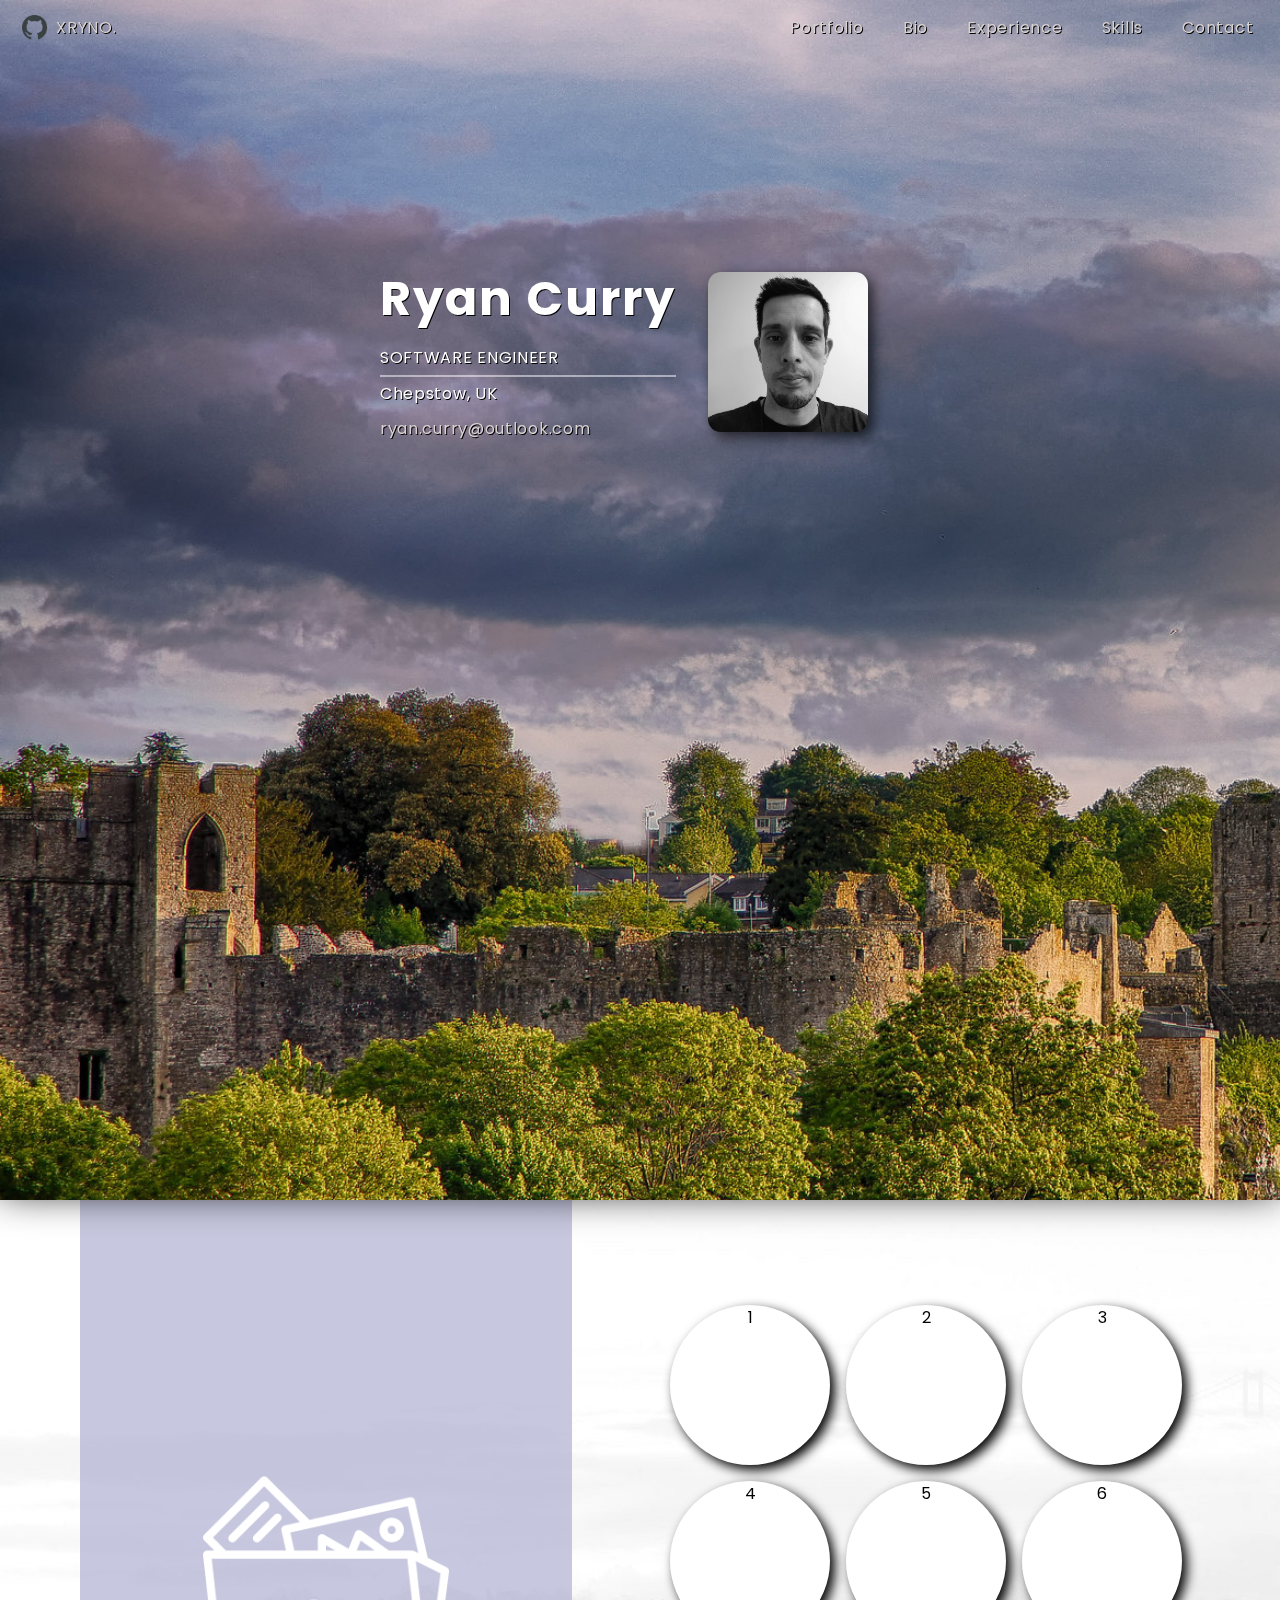
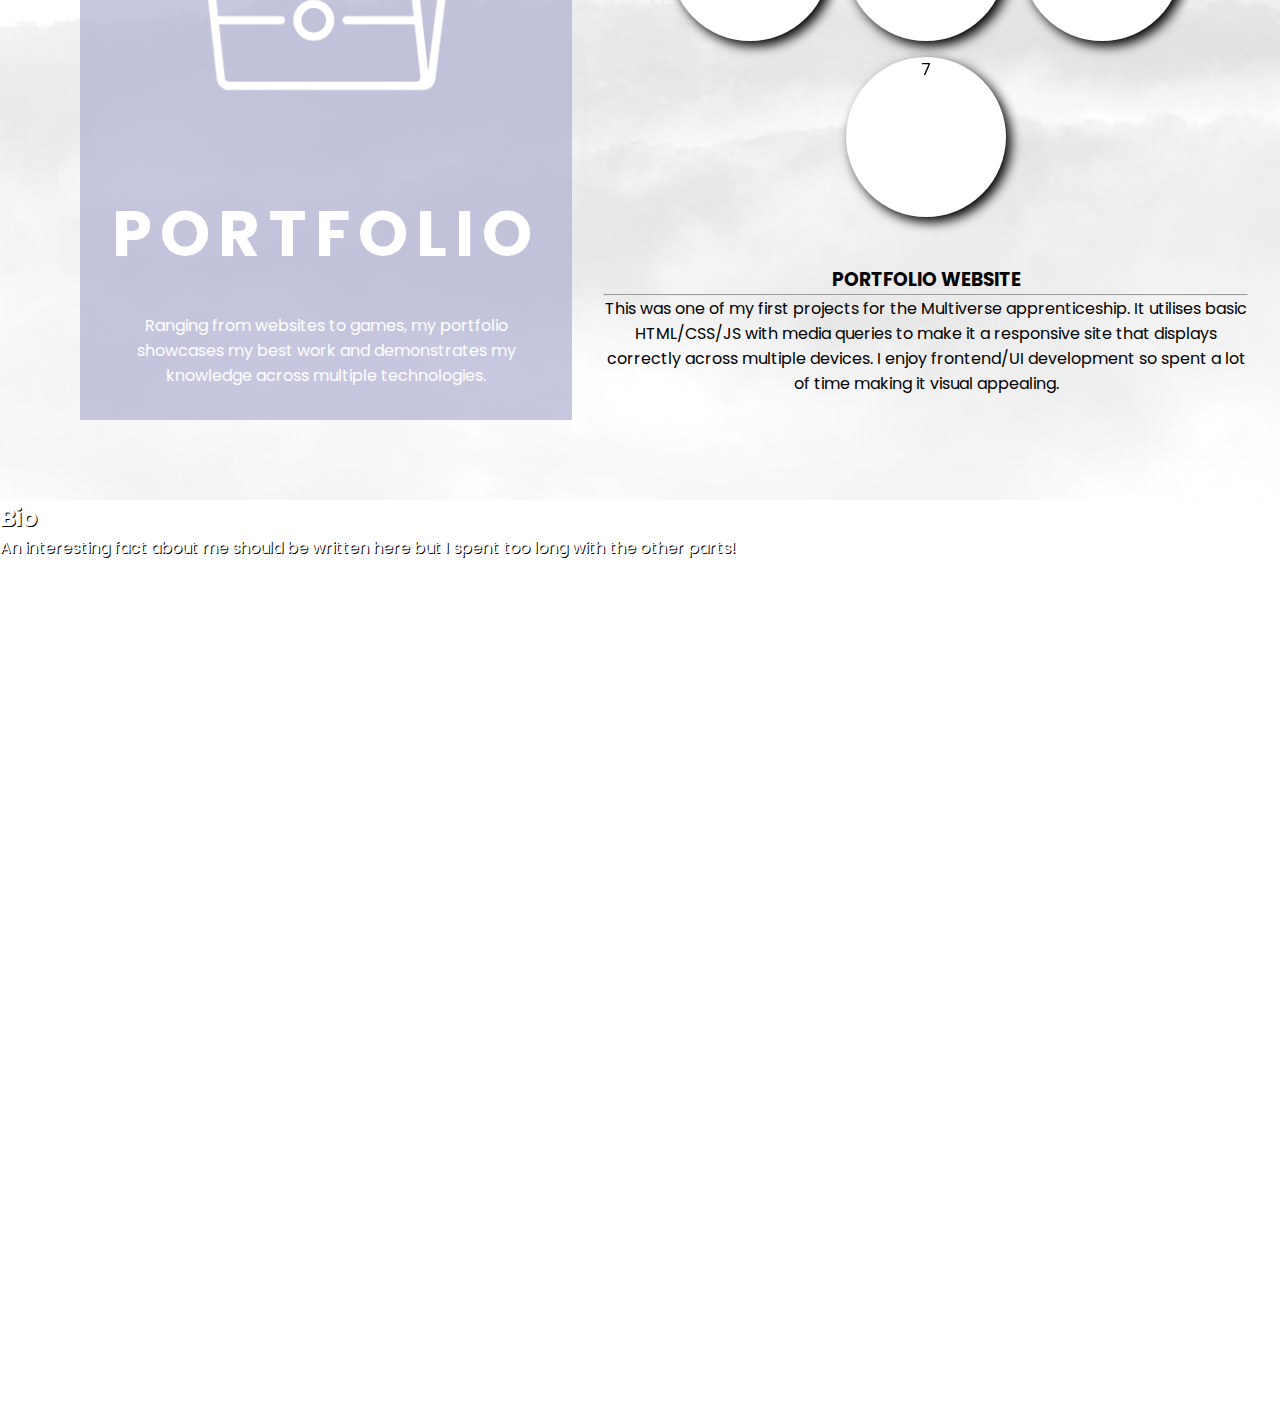
<file: public/index.html>
<!DOCTYPE html>
<html lang="en">
<head>
  <meta charset="UTF-8">
  <meta http-equiv="X-UA-Compatible" content="IE=edge">
  <meta name="viewport" content="width=device-width, initial-scale=1.0">
  <link rel="preconnect" href="https://fonts.googleapis.com">
  <link rel="preconnect" href="https://fonts.gstatic.com" crossorigin>
  <link href="https://fonts.googleapis.com/css2?family=Poppins&family=Roboto&display=swap" rel="stylesheet">
  <link rel="stylesheet" href="style.css">

  <script src="main.js" defer></script>
  <title>Ryan Curry</title>
</head>
<body>

  <header>
    <nav class="navbar">     
      <div class="logo">
        <img src="images/gitlogo.png" style="width:25px; height:25px;" >
          <a href="https://github.com/xryno/" class="navlink">&nbsp;&nbsp;XRYNO. &nbsp;</a>   
      </div>

    <ul class="navmenu">
      <li class="navitem">
        <a href="#portfolio" class= "navlink"  onclick = "showHide('myfact')">&nbsp;Portfolio&nbsp;</a>
           </li>
    <li class="navitem">
      <a href="#" class= "navlink" onclick= "showHide('mysoft')"> &nbsp;Bio&nbsp;</a>
        </li>
    <li class="navitem">
     <a href="#" class= "navlink" onclick = "showHide('myex')"> &nbsp;Experience&nbsp;</a>
       </li>
    <li class="navitem">
       <a href="#" class= "navlink" onclick = "showHide('myam')">&nbsp;Skills&nbsp;</a>
       </li>
    <li class="navitem">
        <a href="#" class= "navlink" onclick = "showHide('myhob')">&nbsp;Contact&nbsp;</a>
           </li>
          </ul>

      <div class="hamburger">
        <span class="bar"></span>
        <span class="bar"></span>
        <span class="bar"></span>
      </div>
    </nav>
  </header>


<main class="contentmain" id="contentmain">
  
 <section class="frontsection">
    <article id = "frontbio">
      <div class="titletext"><h1>Ryan Curry</h1>
        <p class="subTitle">SOFTWARE ENGINEER</p>
        <hr class="rule">
        <p class="subTitle">Chepstow, UK</p>
        <a href="#"><p class="subTitle">ryan.curry@outlook.com</p></a>   
        </div>
      <img src="images/biopic.jpg" class="biopic" style="border-radius:20%; filter: drop-shadow(0.35rem 0.35rem 0.4rem rgba(0, 0, 0, 0.669));">
    </article>
  </section>


  
    <section class="section1" id="portfolio">
      
      <div class="sect-title">
        <img src="images/portfolio.png">
        <h1>PORTFOLIO</h1>
      <p>Ranging from websites to games, my portfolio showcases my best work and demonstrates my knowledge across multiple technologies.</p>
      </div> 

      <div class="gal">
          <div class="gal-item">1</div>
          <div class="gal-item">2</div>
          <div class="gal-item">3</div>
          <div class="gal-item">4</div>
          <div class="gal-item">5</div>
          <div class="gal-item">6</div>
          <div class="gal-item">7</div>
          
          <div class="gal-desc"><h3>PORTFOLIO WEBSITE</h3> 
            <hr>
            <p>This was one of my first projects for the Multiverse apprenticeship. It utilises basic HTML/CSS/JS with media queries to make
              it a responsive site that displays correctly across multiple devices. I enjoy frontend/UI development so spent a lot of time making
              it visual appealing.
            </p>
            </div>
      </div>

      
  
    </section>


      <section class="section2"><h2>Bio</h2>
        <p>An interesting fact about me should be written here but I spent too long with the other parts!</p>
      </section>

    
     
    
<!-- 
    <article id = "myfact" class = "animate-opacity" style="display:none">
      <h2>An interesting fact</h2>
      <p>An interesting fact about me should be written here but I spent too long with the other parts!</p>
    </article>

    <article id = "mysoft" class = "animate-opacity" style="display:none">

     
      <h2>My favourite software</h2>
      <p> Below are a few of my most used pieces of software</p>
      <section id="slider">
        <input type="radio" name="slider" id="s1" checked>
        <input type="radio" name="slider" id="s2">
        <input type="radio" name="slider" id="s3">
        <input type="radio" name="slider" id="s4">
        <input type="radio" name="slider" id="s5">
      
        <label for="s1" id="slide1"><img src="images/NEURAL.jpg" alt="Neural DSP"></label>
        <label for="s2" id="slide2"><img src="images/R.jpg" alt="Cubase"></label>
        <label for="s3" id="slide3"><img src="images/VALORANT.png" alt="Valorant"></label>
        <label for="s4" id="slide4"><img src="images/VS.jpg" alt="Visual Studio Code"></label>
        <label for="s5" id="slide5"><img src="images/PS.png" alt="Photoshop"></label>
      </section>
      

    </article>

    <article id = "myex" class = "animate-opacity" style="display:none">
      <h2>My experience</h2>
      
        <p>I have previously completed a L3 Software Development course and did bits of code here and there in my previous role.</p>
        <p>I have made a database for Vet Practices using JS and Jquery Datatables with many additional functions.</p>
        <p>I enjoy working with HTML/CSS/JS/JQuery/VBA.</p>
        <p>I prefer designing things that little bit more than the logic.</p>
      
    </article>

    <article id = "myam" class = "animate-opacity" style="display:none">
      <h2>My ambitions</h2>
      <p>I would love to be a fully qualified L4 Software Engineer, confident in my ability and able to help others</p>
    </article>

    <article id="myhob" class = "animate-opacity" style="display:none">
      <h2>My hobbies</h2>
      <p>Music, Guitar, Gaming & spending time with my 2 children (probably should of put that one first!)</p>
     
    </article> -->

  </main>
 
</body>
</html>
</file>
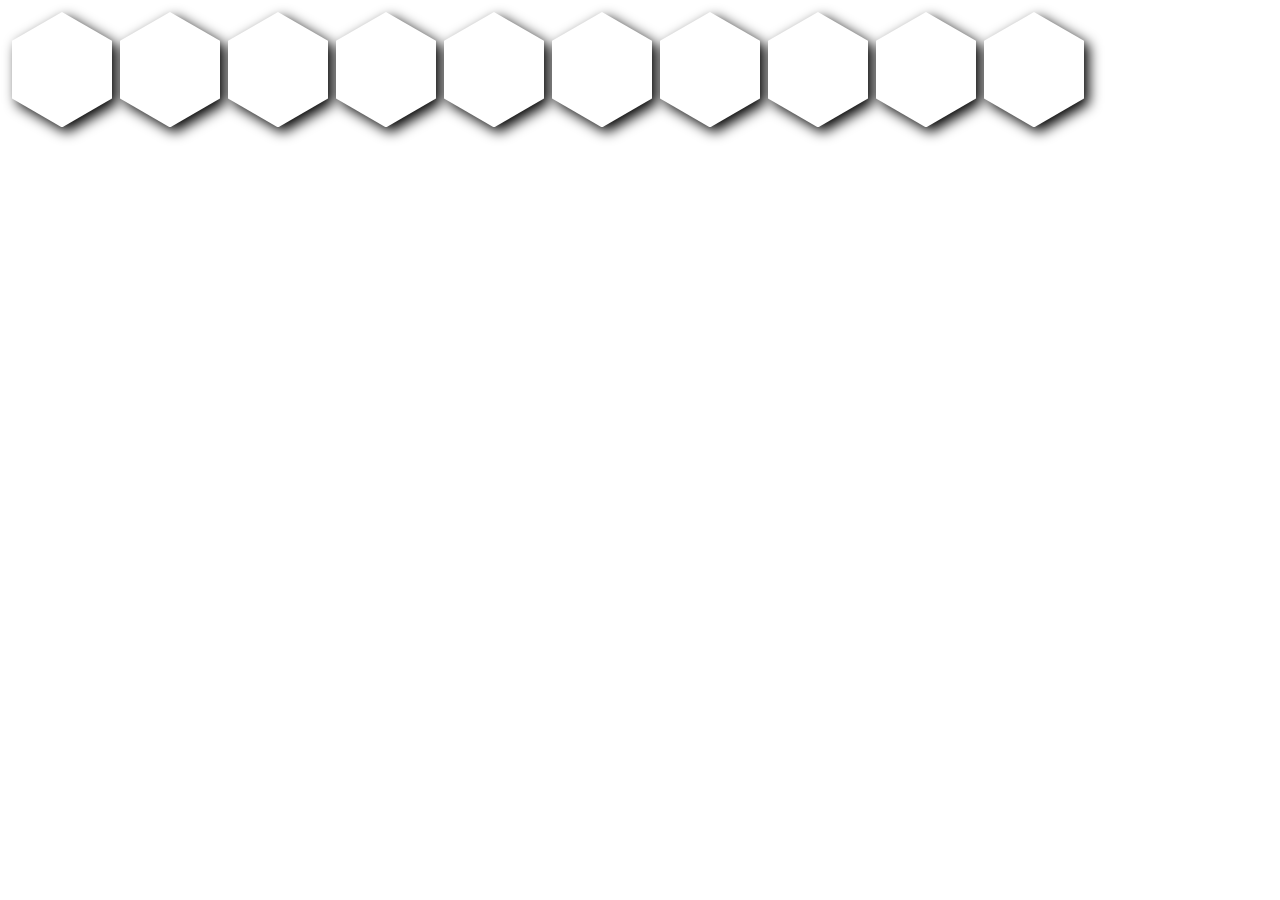
<file: public/test.html>
<!DOCTYPE html>
<html lang="en">
<head>
  <meta charset="UTF-8">
  <meta http-equiv="X-UA-Compatible" content="IE=edge">
  <meta name="viewport" content="width=device-width, initial-scale=1.0">
  <link rel="preconnect" href="https://fonts.googleapis.com">
  <link rel="preconnect" href="https://fonts.gstatic.com" crossorigin>
  <link href="https://fonts.googleapis.com/css2?family=Poppins&family=Roboto&display=swap" rel="stylesheet">
  <link rel="stylesheet" href="test.css">

  <!-- <script src="main.js" defer></script> -->
  <title>Ryan Curry</title>
</head>
<body>

    <header>
  
    </header>





  

<div class="main">
      <div class="hex-contain">
        <div class="hex">1</div>
        <div class="hex">2</div>
        <div class="hex">3</div>
        <div class="hex">4</div>
        <div class="hex">5</div>
        <div class="hex">6</div>
        <div class="hex">7</div>
        <div class="hex">8</div>
        <div class="hex">9</div>
        <div class="hex">10</div>
      </div>
    </div>



    



 
</body>
</html>
</file>
<file: public/style.css>
* {
  padding: 0;  
  margin: 0;
 }



 body, html {
  
  scroll-snap-type: y proximity; 
 
  height: 125vh;
  color: white;
  -webkit-font-smoothing: antialiased;
  background-size: cover;
  font-family: 'Poppins', sans-serif;
  text-shadow: 1px 1px #000000;
  
 }


 .logo {
  display: flex;
  justify-content: center;
  align-items: center;
 }

header {
  background: transparent;
  -webkit-font-smoothing: antialiased;
  position: fixed;
  width: 100%;
  /* make nav always on top */
  z-index: 99999; 
  transition: all 0.5s ease-in-out;
  }

.navbar {
  min-height: 55px;
  display: flex;
  justify-content: space-between;
  align-items: center;
  padding: 0 22px;
  }

.navmenu {
  display: flex;
  justify-content: space-between;
  align-items: center;
  gap: 30px;
 }

/* .navlogo {
  font-size: 1.5rem;

} */
  .navlink, a {
    position: relative;
    color: rgb(217, 210, 210);
    letter-spacing: 0.7px;
    text-decoration: none;
    align-items: center;
    transition: 0.4s ease;
    }


.navlink:hover {
  color: rgb(255, 255, 255);
  }

 a.navlink:after {
    content: "";
    position: absolute;
    background-color: rgb(138, 216, 216);
    height: 1px;
    width: 0;
    left: 0;
    bottom: -5px;
    transition: 0.5s;
  }

  a.navlink:hover:after {
    width: 100%;
  }

header li {
list-style: none;
}

.hamburger {
  display: none;
  cursor: grab;
  }

.bar {
  display: block;
  width: 22px;
  height: 3px;
  margin: 5px auto;
  -webkit-transition: all 0.2s ease-in-out;
  transition: all 0.2s ease-in-out;
  background-color: rgb(217, 210, 210);
  border-radius: 1rem;
}



.scroll-down header {
  transform: translate3d(0, -100%, 0);
}

.scroll-up header {
  filter: drop-shadow(0 -10px 20px grey);
  background-color: black;
}

.scroll-down #frontbio {
  transform: translate3d(0, -200%, 0);
}
.contentmain {
  
}

.frontsection {
  height: 80vh;
  display: flex;
  flex-direction: column;
  align-items:center;
  padding: 15rem 5rem;
  background: url(images/BG.jpg);
  background-repeat: no-repeat;
  background-size: cover;
  scroll-snap-align: start;
  filter: drop-shadow(0 -10px 20px black);
  
}

#frontbio {

  display: flex;
  flex-direction: row;
  justify-content: center;
  align-items: center;
  transition: all 1.5s ease-in-out;
}

.rule {
 border: 0.01rem solid white;
 opacity: 50%;
}


h1 {
  font-size: 3rem;
  padding: 0.3rem 0;
  letter-spacing: 2px;
}

.subTitle {
  padding: 0.3rem 0;
  letter-spacing: 0.7px;
}

.biopic {
  width:10em;
  padding: 2rem;
  box-shadow: 5px;
}


.section1 {

  height: 100vh;
  color:rgb(0, 0, 0);
  text-shadow: none;
  text-align: center;
  display: flex;
  flex-direction: row;
  justify-content: center;
  align-items:center;
  scroll-snap-align: start;
  /* margin-right: 2rem; */
  background-image: url(images/sect1bg.jpg);
  background-size: cover;
}

.sect-title {
  
  color: white;
  height: 100vh;
  width: 40vw;
  margin-left: 5rem;
  margin-bottom: 10rem;
  margin-right: 2rem;
  /* background-color: rgb(193, 230, 216, 0.7); */
  background-color: rgba(175, 177, 210, 0.7);
  display: flex;
  flex-direction: column;
  justify-content: flex-end;
  flex-wrap: wrap;
  align-items: center;
  /* box-shadow: 0.5px 0.5px 8px black; */
}
  .sect-title h1 {
    padding: 0rem 2rem 0rem 2rem;
    text-shadow: none;
    font-size: 4rem;
    letter-spacing: 0.5rem;
    
  }

  .sect-title p {

    text-shadow: none;
    padding: 2rem;

  }

  .sect-title img {
    padding-bottom: 5rem;
    max-width: 50%;

  }
  

.gal {
  display: flex;
  flex-direction: row;
  justify-content: center;
  flex-wrap: wrap;
  padding-right: 2em;
  gap: 1rem;
  
}

.gal-item {

  background-color: rgb(255, 255, 255);
  width: 10rem;
  height: 10rem;
  border-radius: 50%;
  /* background-image: url(images/fgdfg.jpg); */
  filter: drop-shadow(5px 5px 6px black);
}

.gal-item:hover {

  border-radius: 1rem;
  transform: scale(1.5);
  z-index: 1;

}

.gal-desc {
  padding-top: 2rem;
  
}




.section2 {

  height: 100vh;
  scroll-snap-align: start;
  
}


@media screen and (max-width: 1137px){

  .sect-title h1 {
    font-size: 2rem;
  }
}


@media screen and (max-width: 49rem){
  .hamburger{
    display: block;
  }
  .hamburger.active .bar:nth-child(2) {
    opacity: 0;
  }
  .hamburger.active .bar:nth-child(1) {
    transform: translateY(8px) rotate(-225deg);
  }

  .hamburger.active .bar:nth-child(3) {
    transform: translateY(-8px) rotate(225deg);
  }

  .navmenu {
    position: fixed;
    left: -100%;
    top: 50px;
    gap: 0;
    flex-direction: column;
    background-color: rgba(0, 0, 0, 0.915);
    width: 100%;
    text-align: center;
    transition: 0.4s;
    
  }

  .navitem {
    margin: 18px 0;
  }

  .navmenu.active {
    left: 0;
  }

  #frontbio {
    flex-direction: column;
    
  }

  .titletext {
    text-align: center;
  }

  
  .section1 {

    flex-direction: column;
    justify-content: flex-start;
    align-items: center;
    font-size: 0.8rem;
    
  }

  .sect-title h1 {
    padding: 0rem;
    letter-spacing: 0.5rem;
    
  }


  .sect-title {

    margin-left: 0;
    margin-right: 0;
    margin-bottom: 2rem;
    width: 70vw;
    padding: 
    
   
    
  }



  .sect-title p{
    padding: 0.8rem;
  }

  .sect-title img {
    padding-bottom: 2rem;
    
   

  }

  .gal-item {

    
    width: 5rem;
    height: 5rem;
    /* border-radius: 0.5rem; */
   
  }

  .gal-desc {

    /* font-size: 0.8rem; */
    padding-bottom: 2rem;
  }

  .gal {
    gap: 0.3rem;
    padding: 1em;
  }
}
</file>
<file: public/test.css>
.main {
  display:flex;
  --s: 100px;  /* size  */
  --m: 4px;    /* margin */
  --f: calc(1.732 * var(--s) + 4 * var(--m)  - 1px);
}

.hex-contain{
  filter: drop-shadow(0.35rem 0.35rem 0.4rem rgb(0, 0, 0));
  font-size: 0; /*disable white space between inline block element */
}

.hex-contain div {
  width: var(--s);
  margin: var(--m);
  height: calc(var(--s)*1.1547); 
  display: inline-block;
  font-size:initial;
  clip-path: polygon(0% 25%, 0% 75%, 50% 100%, 100% 75%, 100% 25%, 50% 0%);
  background: rgb(255, 255, 255);

  margin-bottom: -1.5em;
  
}
/* .hex-contain div:nth-child(odd) {
  background:green;
} */
.hex-contain::before {
  content: "";
  width: calc(var(--s)/2 + var(--m));
  float: left;
  height: 120%;
  shape-outside: repeating-linear-gradient(     
                   #0000 0 calc(var(--f) - 3px),      
                   #000  0 var(--f));
}
  
  /* .section1 {
  
    height: 100vh;
    border: 3px solid black;
    scroll-snap-align: start;
    
  }
  
  .section2 {
  
    height: 100vh;
    scroll-snap-align: start;
    
  }
   */
</file>
